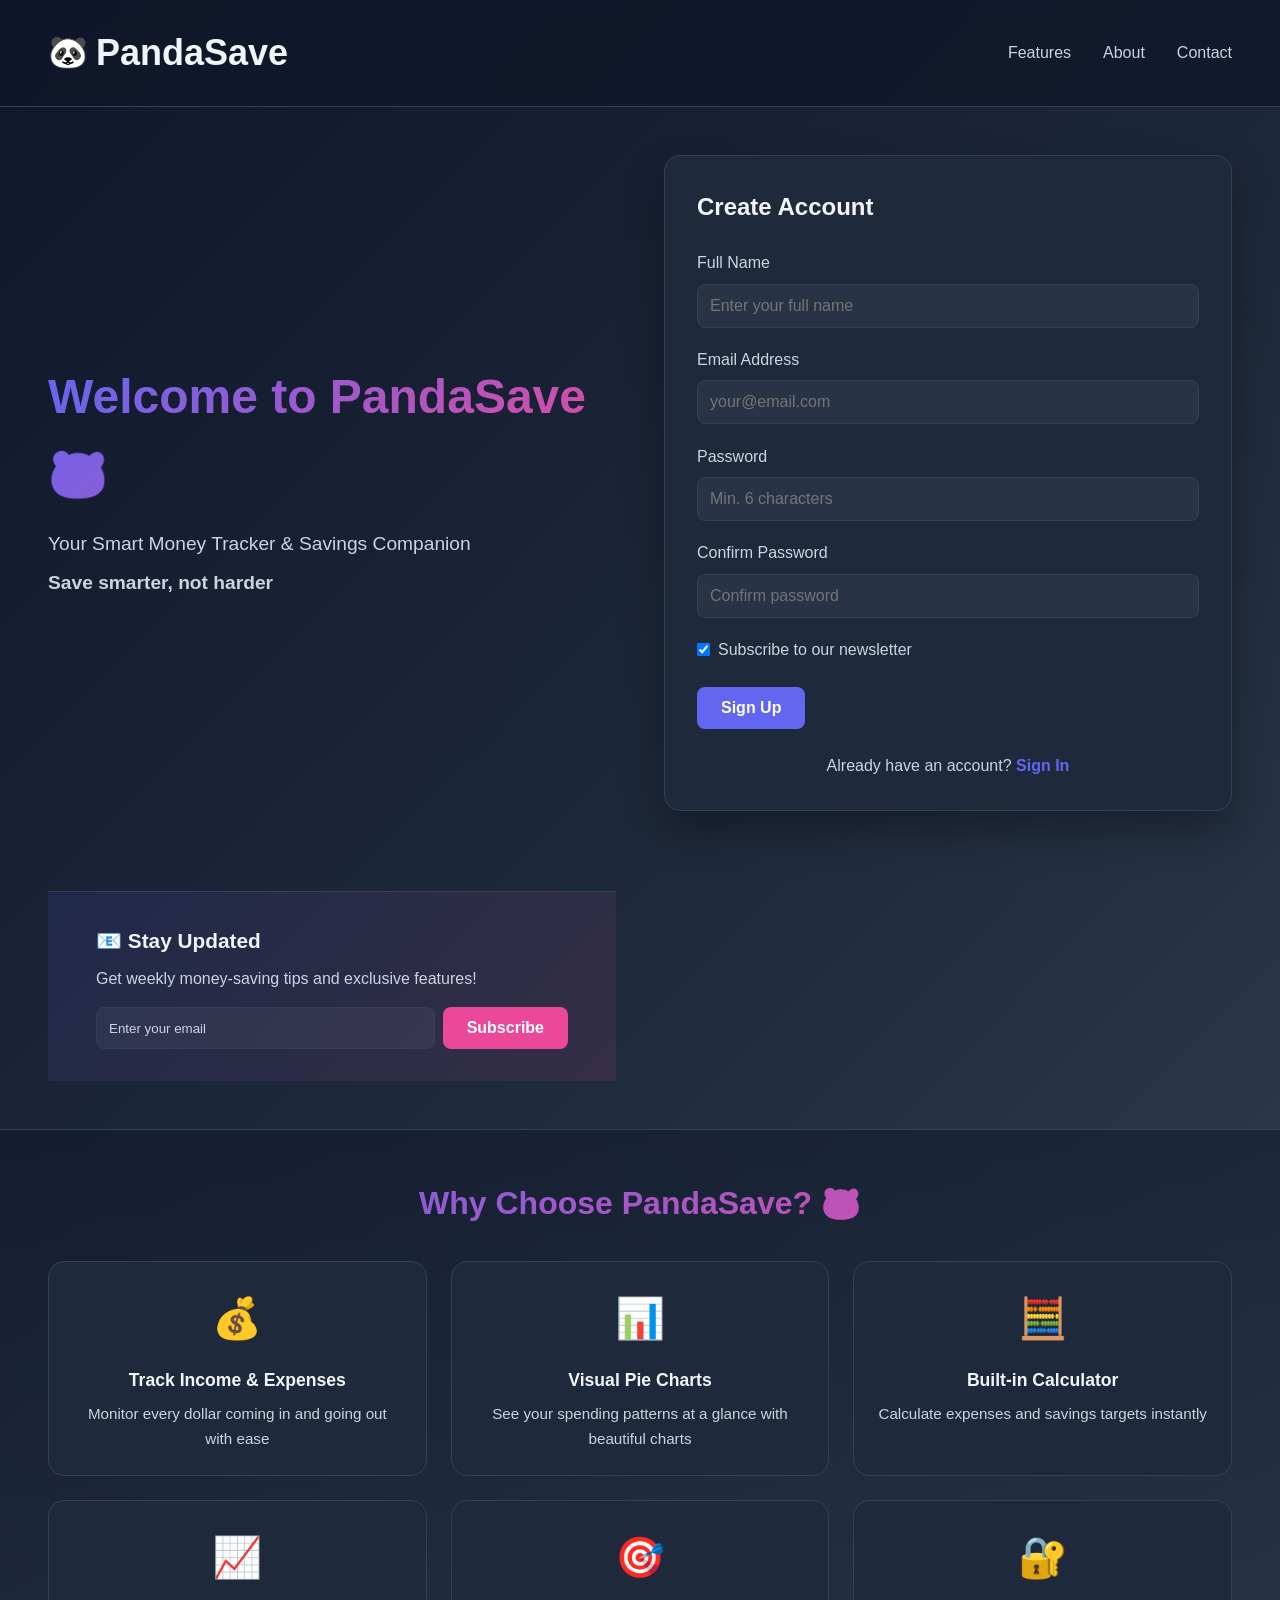
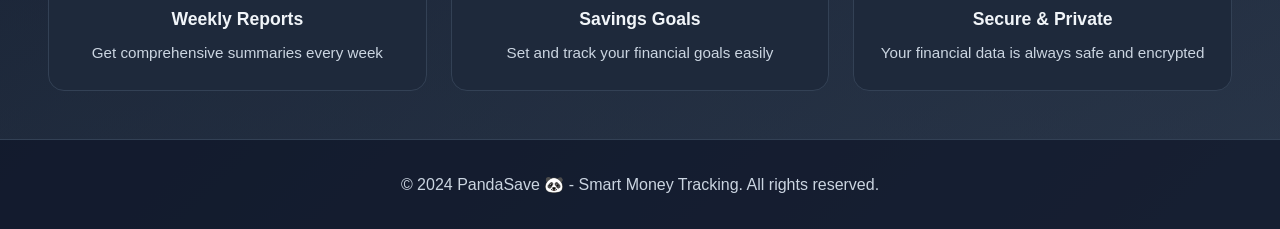
<file: index.html>
<!DOCTYPE html>
<html lang="en">
<head>
    <meta charset="UTF-8">
    <meta name="viewport" content="width=device-width, initial-scale=1.0">
    <title>PandaSave - Smart Money Tracker 🐼</title>
    <link rel="stylesheet" href="css/style.css">
</head>
<body>
    <div class="auth-container">
        <!-- Navigation -->
        <nav class="navbar">
            <div class="navbar-brand">
                <span class="panda-emoji">🐼</span>
                <h1>PandaSave</h1>
            </div>
            <ul class="nav-links">
                <li><a href="#features">Features</a></li>
                <li><a href="#about">About</a></li>
                <li><a href="#contact">Contact</a></li>
            </ul>
        </nav>

        <!-- Main Content -->
        <div class="auth-content">
            <!-- Welcome Section -->
            <div class="welcome-section">
                <div class="welcome-text">
                    <h2>Welcome to PandaSave 🐼</h2>
                    <p>Your Smart Money Tracker & Savings Companion</p>
                    <p class="tagline">Save smarter, not harder</p>
                </div>
            </div>

            <!-- Auth Forms Container -->
            <div class="forms-wrapper">
                <!-- Sign Up Form -->
                <div class="form-container signup-form active">
                    <h3>Create Account</h3>
                    <form id="signupForm">
                        <div class="form-group">
                            <label for="signup-name">Full Name</label>
                            <input type="text" id="signup-name" placeholder="Enter your full name" required>
                        </div>
                        <div class="form-group">
                            <label for="signup-email">Email Address</label>
                            <input type="email" id="signup-email" placeholder="your@email.com" required>
                        </div>
                        <div class="form-group">
                            <label for="signup-password">Password</label>
                            <input type="password" id="signup-password" placeholder="Min. 6 characters" required>
                        </div>
                        <div class="form-group">
                            <label for="signup-confirm">Confirm Password</label>
                            <input type="password" id="signup-confirm" placeholder="Confirm password" required>
                        </div>
                        <div class="form-group checkbox">
                            <input type="checkbox" id="newsletter" checked>
                            <label for="newsletter">Subscribe to our newsletter</label>
                        </div>
                        <button type="submit" class="btn btn-primary glow-button">Sign Up</button>
                    </form>
                    <p class="auth-switch">Already have an account? <a href="#" onclick="toggleForms()">Sign In</a></p>
                </div>

                <!-- Sign In Form -->
                <div class="form-container signin-form">
                    <h3>Welcome Back</h3>
                    <form id="signinForm">
                        <div class="form-group">
                            <label for="signin-email">Email Address</label>
                            <input type="email" id="signin-email" placeholder="your@email.com" required>
                        </div>
                        <div class="form-group">
                            <label for="signin-password">Password</label>
                            <input type="password" id="signin-password" placeholder="Enter password" required>
                        </div>
                        <div class="form-group checkbox">
                            <input type="checkbox" id="remember">
                            <label for="remember">Remember me</label>
                        </div>
                        <button type="submit" class="btn btn-primary glow-button">Sign In</button>
                    </form>
                    <p class="auth-switch">Don't have an account? <a href="#" onclick="toggleForms()">Sign Up</a></p>
                </div>
            </div>

            <!-- Newsletter Section -->
            <div class="newsletter-section">
                <div class="newsletter-content">
                    <h4>📧 Stay Updated</h4>
                    <p>Get weekly money-saving tips and exclusive features!</p>
                    <form id="newsletterForm" class="newsletter-form">
                        <input type="email" id="newsletter-email" placeholder="Enter your email" required>
                        <button type="submit" class="btn btn-secondary glow-button">Subscribe</button>
                    </form>
                </div>
            </div>
        </div>

        <!-- Features Preview -->
        <section id="features" class="features-section">
            <h2>Why Choose PandaSave? 🐼</h2>
            <div class="features-grid">
                <div class="feature-card">
                    <span class="feature-icon">💰</span>
                    <h4>Track Income & Expenses</h4>
                    <p>Monitor every dollar coming in and going out with ease</p>
                </div>
                <div class="feature-card">
                    <span class="feature-icon">📊</span>
                    <h4>Visual Pie Charts</h4>
                    <p>See your spending patterns at a glance with beautiful charts</p>
                </div>
                <div class="feature-card">
                    <span class="feature-icon">🧮</span>
                    <h4>Built-in Calculator</h4>
                    <p>Calculate expenses and savings targets instantly</p>
                </div>
                <div class="feature-card">
                    <span class="feature-icon">📈</span>
                    <h4>Weekly Reports</h4>
                    <p>Get comprehensive summaries every week</p>
                </div>
                <div class="feature-card">
                    <span class="feature-icon">🎯</span>
                    <h4>Savings Goals</h4>
                    <p>Set and track your financial goals easily</p>
                </div>
                <div class="feature-card">
                    <span class="feature-icon">🔐</span>
                    <h4>Secure & Private</h4>
                    <p>Your financial data is always safe and encrypted</p>
                </div>
            </div>
        </section>

        <!-- Footer -->
        <footer class="footer">
            <p>&copy; 2024 PandaSave 🐼 - Smart Money Tracking. All rights reserved.</p>
        </footer>
    </div>

    <script src="js/auth.js"></script>
</body>
</html>
</file>
<file: css/style.css>
/* ===== Global Styles ===== */
* {
    margin: 0;
    padding: 0;
    box-sizing: border-box;
}

:root {
    --primary-color: #6366f1;
    --secondary-color: #ec4899;
    --success-color: #10b981;
    --danger-color: #ef4444;
    --warning-color: #f59e0b;
    --info-color: #3b82f6;
    --dark-bg: #0f172a;
    --light-bg: #f8fafc;
    --card-bg: #1e293b;
    --border-color: #334155;
    --text-primary: #f1f5f9;
    --text-secondary: #cbd5e1;
    --glow-primary: rgba(99, 102, 241, 0.5);
    --glow-secondary: rgba(236, 72, 153, 0.5);
}

body {
    font-family: 'Segoe UI', Tahoma, Geneva, Verdana, sans-serif;
    background-color: var(--dark-bg);
    color: var(--text-primary);
    line-height: 1.6;
}

/* ===== Auth Page Styles ===== */
.auth-container {
    min-height: 100vh;
    display: flex;
    flex-direction: column;
    background: linear-gradient(135deg, #0f172a 0%, #1e293b 50%, #334155 100%);
}

.navbar {
    display: flex;
    justify-content: space-between;
    align-items: center;
    padding: 1.5rem 3rem;
    background: rgba(15, 23, 42, 0.8);
    backdrop-filter: blur(10px);
    border-bottom: 1px solid var(--border-color);
}

.navbar-brand {
    display: flex;
    align-items: center;
    gap: 0.5rem;
    font-size: 1.5rem;
    font-weight: bold;
    color: var(--text-primary);
}

.panda-emoji {
    font-size: 2rem;
    animation: bounce 2s infinite;
}

@keyframes bounce {
    0%, 100% { transform: translateY(0); }
    50% { transform: translateY(-10px); }
}

.nav-links {
    display: flex;
    list-style: none;
    gap: 2rem;
}

.nav-links a {
    color: var(--text-secondary);
    text-decoration: none;
    transition: color 0.3s ease;
}

.nav-links a:hover {
    color: var(--primary-color);
}

.auth-content {
    flex: 1;
    display: grid;
    grid-template-columns: 1fr 1fr;
    gap: 3rem;
    padding: 3rem;
    align-items: center;
}

.welcome-section {
    color: var(--text-primary);
}

.welcome-section h2 {
    font-size: 3rem;
    margin-bottom: 1rem;
    background: linear-gradient(135deg, #6366f1, #ec4899);
    -webkit-background-clip: text;
    -webkit-text-fill-color: transparent;
    background-clip: text;
}

.welcome-section p {
    font-size: 1.2rem;
    color: var(--text-secondary);
    margin-bottom: 0.5rem;
}

.tagline {
    font-size: 1.5rem;
    font-weight: bold;
    color: var(--primary-color);
}

.forms-wrapper {
    position: relative;
}

.form-container {
    background: var(--card-bg);
    border: 1px solid var(--border-color);
    border-radius: 1rem;
    padding: 2rem;
    box-shadow: 0 20px 40px rgba(0, 0, 0, 0.3);
    position: absolute;
    width: 100%;
    opacity: 0;
    visibility: hidden;
    transition: all 0.3s ease;
    transform: translateX(20px);
}

.form-container.active {
    opacity: 1;
    visibility: visible;
    transform: translateX(0);
    position: static;
}

.form-container h3 {
    font-size: 1.5rem;
    margin-bottom: 1.5rem;
    color: var(--text-primary);
}

.form-group {
    margin-bottom: 1.2rem;
}

.form-group label {
    display: block;
    margin-bottom: 0.5rem;
    color: var(--text-secondary);
    font-weight: 500;
}

.form-group input,
.form-group select {
    width: 100%;
    padding: 0.75rem;
    background: rgba(226, 232, 240, 0.05);
    border: 1px solid var(--border-color);
    border-radius: 0.5rem;
    color: var(--text-primary);
    font-size: 1rem;
    transition: all 0.3s ease;
}

.form-group input:focus,
.form-group select:focus {
    outline: none;
    border-color: var(--primary-color);
    box-shadow: 0 0 20px var(--glow-primary);
    background: rgba(226, 232, 240, 0.1);
}

.form-group.checkbox {
    display: flex;
    align-items: center;
    gap: 0.5rem;
    margin-bottom: 1.5rem;
}

.form-group.checkbox input {
    width: auto;
    margin: 0;
}

.form-group.checkbox label {
    margin: 0;
    cursor: pointer;
}

.auth-switch {
    text-align: center;
    color: var(--text-secondary);
    margin-top: 1.5rem;
}

.auth-switch a {
    color: var(--primary-color);
    text-decoration: none;
    font-weight: bold;
    cursor: pointer;
}

.auth-switch a:hover {
    text-decoration: underline;
}

/* ===== Newsletter Section ===== */
.newsletter-section {
    background: linear-gradient(135deg, rgba(99, 102, 241, 0.1), rgba(236, 72, 153, 0.1));
    border-top: 1px solid var(--border-color);
    padding: 2rem 3rem;
    margin-top: 2rem;
}

.newsletter-content {
    max-width: 600px;
    margin: 0 auto;
}

.newsletter-content h4 {
    font-size: 1.3rem;
    margin-bottom: 0.5rem;
    color: var(--text-primary);
}

.newsletter-content p {
    color: var(--text-secondary);
    margin-bottom: 1rem;
}

.newsletter-form {
    display: flex;
    gap: 0.5rem;
}

.newsletter-form input {
    flex: 1;
    padding: 0.75rem;
    background: rgba(226, 232, 240, 0.05);
    border: 1px solid var(--border-color);
    border-radius: 0.5rem;
    color: var(--text-primary);
}

.newsletter-form input::placeholder {
    color: var(--text-secondary);
}

/* ===== Features Section ===== */
.features-section {
    padding: 3rem;
    background: linear-gradient(180deg, rgba(15, 23, 42, 0.5), rgba(30, 41, 59, 0.5));
    border-top: 1px solid var(--border-color);
}

.features-section h2 {
    text-align: center;
    font-size: 2rem;
    margin-bottom: 2rem;
    background: linear-gradient(135deg, #6366f1, #ec4899);
    -webkit-background-clip: text;
    -webkit-text-fill-color: transparent;
    background-clip: text;
}

.features-grid {
    display: grid;
    grid-template-columns: repeat(auto-fit, minmax(300px, 1fr));
    gap: 1.5rem;
}

.feature-card {
    background: var(--card-bg);
    border: 1px solid var(--border-color);
    border-radius: 1rem;
    padding: 1.5rem;
    text-align: center;
    transition: all 0.3s ease;
    hover: transform 0.3s ease;
}

.feature-card:hover {
    transform: translateY(-10px);
    border-color: var(--primary-color);
    box-shadow: 0 0 30px var(--glow-primary);
}

.feature-icon {
    font-size: 2.5rem;
    display: block;
    margin-bottom: 1rem;
}

.feature-card h4 {
    font-size: 1.1rem;
    margin-bottom: 0.5rem;
    color: var(--text-primary);
}

.feature-card p {
    color: var(--text-secondary);
    font-size: 0.95rem;
}

/* ===== Buttons ===== */
.btn {
    padding: 0.75rem 1.5rem;
    border: none;
    border-radius: 0.5rem;
    font-size: 1rem;
    font-weight: 600;
    cursor: pointer;
    transition: all 0.3s ease;
}

.btn-primary {
    background: var(--primary-color);
    color: white;
}

.btn-primary:hover {
    background: #4f46e5;
    transform: translateY(-2px);
}

.btn-secondary {
    background: var(--secondary-color);
    color: white;
}

.btn-secondary:hover {
    background: #db2777;
    transform: translateY(-2px);
}

.glow-button {
    position: relative;
    overflow: hidden;
}

.glow-button::before {
    content: '';
    position: absolute;
    top: 0;
    left: -100%;
    width: 100%;
    height: 100%;
    background: rgba(255, 255, 255, 0.2);
    transition: left 0.3s ease;
}

.glow-button:hover::before {
    left: 100%;
}

.glow-button:hover {
    box-shadow: 0 0 20px currentColor;
}

/* ===== Footer ===== */
.footer {
    background: rgba(15, 23, 42, 0.8);
    border-top: 1px solid var(--border-color);
    padding: 2rem;
    text-align: center;
    color: var(--text-secondary);
}

/* ===== Dashboard Styles ===== */
.dashboard-container {
    display: grid;
    grid-template-columns: 250px 1fr;
    min-height: 100vh;
    background: var(--dark-bg);
}

.sidebar {
    background: linear-gradient(180deg, var(--card-bg) 0%, #1a1f3a 100%);
    border-right: 1px solid var(--border-color);
    padding: 1.5rem;
    display: flex;
    flex-direction: column;
    position: fixed;
    height: 100vh;
    width: 250px;
    overflow-y: auto;
}

.sidebar-header {
    display: flex;
    align-items: center;
    gap: 0.5rem;
    margin-bottom: 2rem;
    padding-bottom: 1rem;
    border-bottom: 1px solid var(--border-color);
}

.sidebar-header .panda-emoji {
    font-size: 1.8rem;
}

.sidebar-header h2 {
    font-size: 1.3rem;
}

.sidebar-nav {
    flex: 1;
    display: flex;
    flex-direction: column;
    gap: 0.5rem;
}

.nav-item {
    padding: 0.75rem 1rem;
    color: var(--text-secondary);
    text-decoration: none;
    border-radius: 0.5rem;
    transition: all 0.3s ease;
    display: block;
    cursor: pointer;
}

.nav-item:hover,
.nav-item.active {
    background: rgba(99, 102, 241, 0.2);
    color: var(--primary-color);
    box-shadow: 0 0 15px var(--glow-primary);
}

.sidebar-footer {
    border-top: 1px solid var(--border-color);
    padding-top: 1rem;
}

.dashboard-content {
    grid-column: 2;
    padding: 2rem;
    overflow-y: auto;
}

.dashboard-header {
    display: flex;
    justify-content: space-between;
    align-items: center;
    margin-bottom: 2rem;
    padding-bottom: 1.5rem;
    border-bottom: 1px solid var(--border-color);
}

.dashboard-header h1 {
    font-size: 2rem;
    background: linear-gradient(135deg, #6366f1, #ec4899);
    -webkit-background-clip: text;
    -webkit-text-fill-color: transparent;
    background-clip: text;
}

.current-date {
    color: var(--text-secondary);
    font-size: 0.95rem;
}

.tab-content {
    display: none;
    animation: fadeIn 0.3s ease;
}

.tab-content.active {
    display: block;
}

@keyframes fadeIn {
    from {
        opacity: 0;
        transform: translateY(10px);
    }
    to {
        opacity: 1;
        transform: translateY(0);
    }
}

/* ===== Overview Grid ===== */
.overview-grid {
    display: grid;
    gap: 1.5rem;
}

.summary-cards {
    display: grid;
    grid-template-columns: repeat(auto-fit, minmax(250px, 1fr));
    gap: 1.5rem;
}

.card {
    background: linear-gradient(135deg, var(--card-bg), rgba(30, 41, 59, 0.8));
    border: 1px solid var(--border-color);
    border-radius: 1rem;
    padding: 1.5rem;
    transition: all 0.3s ease;
}

.glow-card {
    box-shadow: 0 0 20px rgba(99, 102, 241, 0.1);
}

.glow-card:hover {
    transform: translateY(-10px);
    box-shadow: 0 0 30px rgba(99, 102, 241, 0.3);
    border-color: var(--primary-color);
}

.card h3 {
    color: var(--text-secondary);
    font-size: 0.95rem;
    margin-bottom: 0.5rem;
}

.card .amount {
    font-size: 2rem;
    font-weight: bold;
    color: var(--text-primary);
    margin-bottom: 0.5rem;
}

.card .trend {
    font-size: 0.85rem;
    color: var(--success-color);
}

.card-income { border-left: 4px solid var(--success-color); }
.card-expense { border-left: 4px solid var(--danger-color); }
.card-savings { border-left: 4px solid var(--info-color); }
.card-balance { border-left: 4px solid var(--warning-color); }

/* ===== Charts Section ===== */
.charts-section {
    display: grid;
    grid-template-columns: repeat(auto-fit, minmax(400px, 1fr));
    gap: 1.5rem;
}

.chart-container {
    background: var(--card-bg);
    border: 1px solid var(--border-color);
    border-radius: 1rem;
    padding: 1.5rem;
    box-shadow: 0 0 20px rgba(99, 102, 241, 0.1);
}

.chart-container h3 {
    margin-bottom: 1.5rem;
    color: var(--text-primary);
}

/* ===== Recent Transactions ===== */
.recent-transactions {
    background: var(--card-bg);
    border: 1px solid var(--border-color);
    border-radius: 1rem;
    padding: 1.5rem;
    box-shadow: 0 0 20px rgba(99, 102, 241, 0.1);
}

.recent-transactions h3 {
    margin-bottom: 1rem;
    color: var(--text-primary);
}

.transactions-list {
    display: flex;
    flex-direction: column;
    gap: 0.75rem;
}

.transaction-item {
    display: grid;
    grid-template-columns: 1fr auto;
    align-items: center;
    padding: 1rem;
    background: rgba(226, 232, 240, 0.02);
    border: 1px solid var(--border-color);
    border-radius: 0.5rem;
    transition: all 0.3s ease;
}

.transaction-item:hover {
    background: rgba(226, 232, 240, 0.05);
    border-color: var(--primary-color);
}

.transaction-info {
    display: flex;
    flex-direction: column;
    gap: 0.25rem;
}

.transaction-category {
    color: var(--text-secondary);
    font-size: 0.9rem;
}

.transaction-description {
    color: var(--text-primary);
    font-weight: 500;
}

.transaction-amount {
    font-weight: bold;
    font-size: 1.1rem;
}

.amount-income { color: var(--success-color); }
.amount-expense { color: var(--danger-color); }
.amount-savings { color: var(--info-color); }

.empty-message {
    color: var(--text-secondary);
    text-align: center;
    padding: 2rem;
    font-style: italic;
}

/* ===== Forms ===== */
.transaction-form,
.goal-form {
    background: var(--card-bg);
    border: 1px solid var(--border-color);
    border-radius: 1rem;
    padding: 1.5rem;
    margin-bottom: 2rem;
    box-shadow: 0 0 20px rgba(99, 102, 241, 0.1);
}

.form-row {
    display: grid;
    grid-template-columns: repeat(auto-fit, minmax(200px, 1fr));
    gap: 1rem;
    margin-bottom: 1rem;
}

.tracker-container,
.goals-container,
.calculator-container,
.reports-container,
.settings-container {
    animation: fadeIn 0.3s ease;
}

/* ===== Calculator ===== */
.calculator-grid {
    display: grid;
    grid-template-columns: repeat(auto-fit, minmax(350px, 1fr));
    gap: 1.5rem;
}

.calc-card {
    background: var(--card-bg);
    border: 1px solid var(--border-color);
    border-radius: 1rem;
    padding: 1.5rem;
    box-shadow: 0 0 20px rgba(99, 102, 241, 0.1);
    transition: all 0.3s ease;
}

.calc-card:hover {
    transform: translateY(-5px);
    box-shadow: 0 0 30px rgba(99, 102, 241, 0.3);
}

.calc-card h3 {
    margin-bottom: 1.5rem;
    color: var(--text-primary);
}

.calc-form {
    display: flex;
    flex-direction: column;
    gap: 1rem;
}

.calc-result {
    background: rgba(99, 102, 241, 0.1);
    border: 1px solid var(--primary-color);
    border-radius: 0.5rem;
    padding: 1rem;
    margin-top: 0.5rem;
    text-align: center;
}

.calc-result p {
    color: var(--text-primary);
    margin: 0.5rem 0;
}

.calc-result span {
    font-weight: bold;
    color: var(--primary-color);
    font-size: 1.2rem;
}

/* ===== Reports ===== */
.report-card {
    background: var(--card-bg);
    border: 1px solid var(--border-color);
    border-radius: 1rem;
    padding: 1.5rem;
    margin-bottom: 1.5rem;
    box-shadow: 0 0 20px rgba(99, 102, 241, 0.1);
}

.report-card h3 {
    margin-bottom: 1.5rem;
    color: var(--text-primary);
}

.report-stats {
    display: grid;
    grid-template-columns: repeat(auto-fit, minmax(150px, 1fr));
    gap: 1rem;
}

.stat {
    background: rgba(226, 232, 240, 0.02);
    border: 1px solid var(--border-color);
    border-radius: 0.5rem;
    padding: 1rem;
    text-align: center;
}

.stat label {
    color: var(--text-secondary);
    font-size: 0.9rem;
    display: block;
    margin-bottom: 0.5rem;
}

.stat p {
    font-size: 1.5rem;
    font-weight: bold;
    color: var(--primary-color);
}

/* ===== Goals ===== */
.goals-list {
    display: grid;
    grid-template-columns: repeat(auto-fill, minmax(300px, 1fr));
    gap: 1.5rem;
}

.goal-item {
    background: var(--card-bg);
    border: 1px solid var(--border-color);
    border-radius: 1rem;
    padding: 1.5rem;
    box-shadow: 0 0 20px rgba(99, 102, 241, 0.1);
}

.goal-item h4 {
    color: var(--text-primary);
    margin-bottom: 1rem;
}

.progress-bar {
    background: rgba(226, 232, 240, 0.1);
    height: 10px;
    border-radius: 5px;
    overflow: hidden;
    margin-bottom: 1rem;
}

.progress-fill {
    height: 100%;
    background: linear-gradient(90deg, var(--primary-color), var(--secondary-color));
    width: 50%;
    transition: width 0.3s ease;
}

.goal-info {
    display: grid;
    grid-template-columns: 1fr 1fr;
    gap: 0.5rem;
    color: var(--text-secondary);
    font-size: 0.9rem;
}

/* ===== Settings ===== */
.settings-group {
    background: var(--card-bg);
    border: 1px solid var(--border-color);
    border-radius: 1rem;
    padding: 1.5rem;
    margin-bottom: 1.5rem;
    box-shadow: 0 0 20px rgba(99, 102, 241, 0.1);
}

.settings-group h3 {
    margin-bottom: 1.5rem;
    color: var(--text-primary);
}

.settings-group p {
    color: var(--text-secondary);
    margin-bottom: 0.5rem;
}

/* ===== Responsive Design ===== */
@media (max-width: 768px) {
    .dashboard-container {
        grid-template-columns: 1fr;
    }

    .sidebar {
        position: fixed;
        bottom: 0;
        left: 0;
        width: 100%;
        height: auto;
        border-right: none;
        border-top: 1px solid var(--border-color);
        flex-direction: row;
        justify-content: space-around;
        z-index: 1000;
    }

    .sidebar-nav {
        flex-direction: row;
        gap: 0;
    }

    .sidebar-header {
        display: none;
    }

    .sidebar-footer {
        border: none;
    }

    .dashboard-content {
        grid-column: 1;
        padding-bottom: 100px;
    }

    .auth-content {
        grid-template-columns: 1fr;
        padding: 1.5rem;
    }

    .features-grid {
        grid-template-columns: 1fr;
    }

    .summary-cards {
        grid-template-columns: repeat(2, 1fr);
    }

    .charts-section {
        grid-template-columns: 1fr;
    }
}

@media (max-width: 480px) {
    .navbar {
        padding: 1rem;
    }

    .navbar-brand h1 {
        font-size: 1.2rem;
    }

    .nav-links {
        display: none;
    }

    .auth-content {
        padding: 1rem;
    }

    .welcome-section h2 {
        font-size: 1.8rem;
    }

    .summary-cards {
        grid-template-columns: 1fr;
    }

    .form-row {
        grid-template-columns: 1fr;
    }

    .goals-list {
        grid-template-columns: 1fr;
    }
}
</file>
